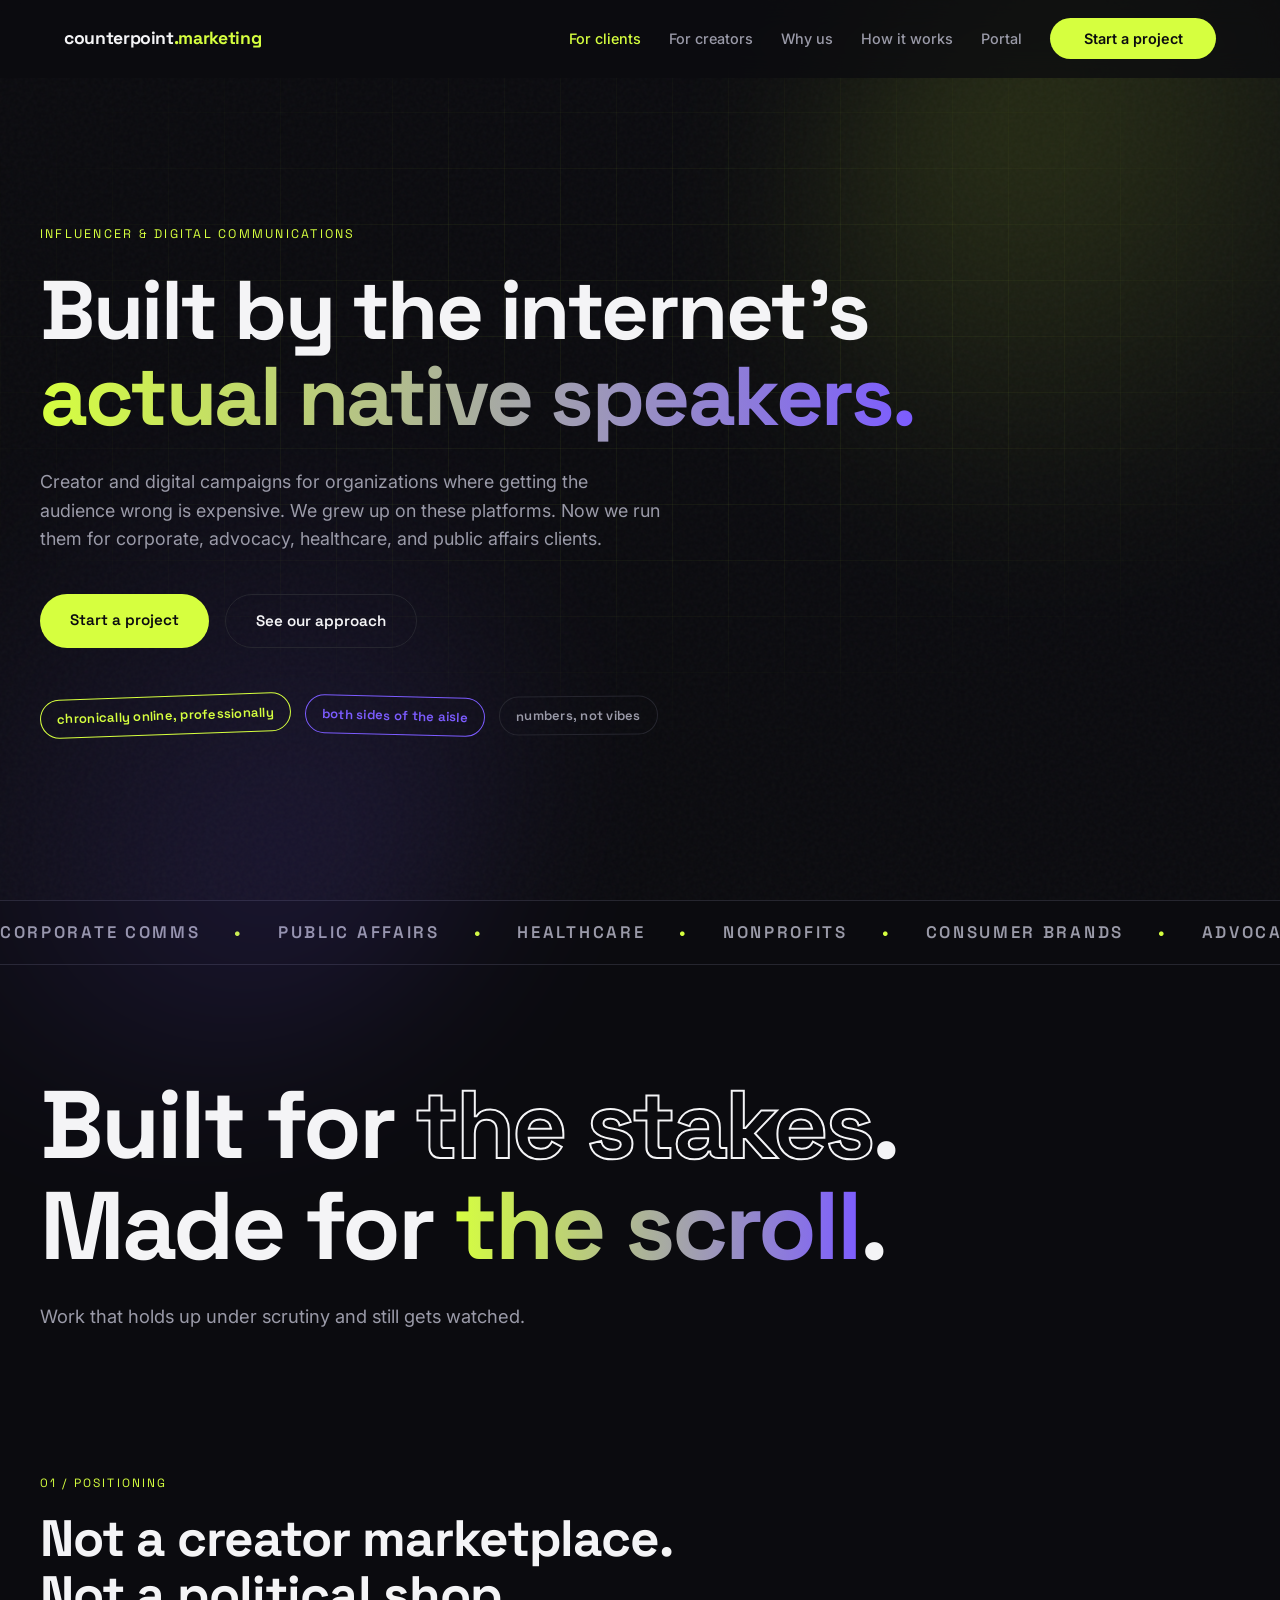
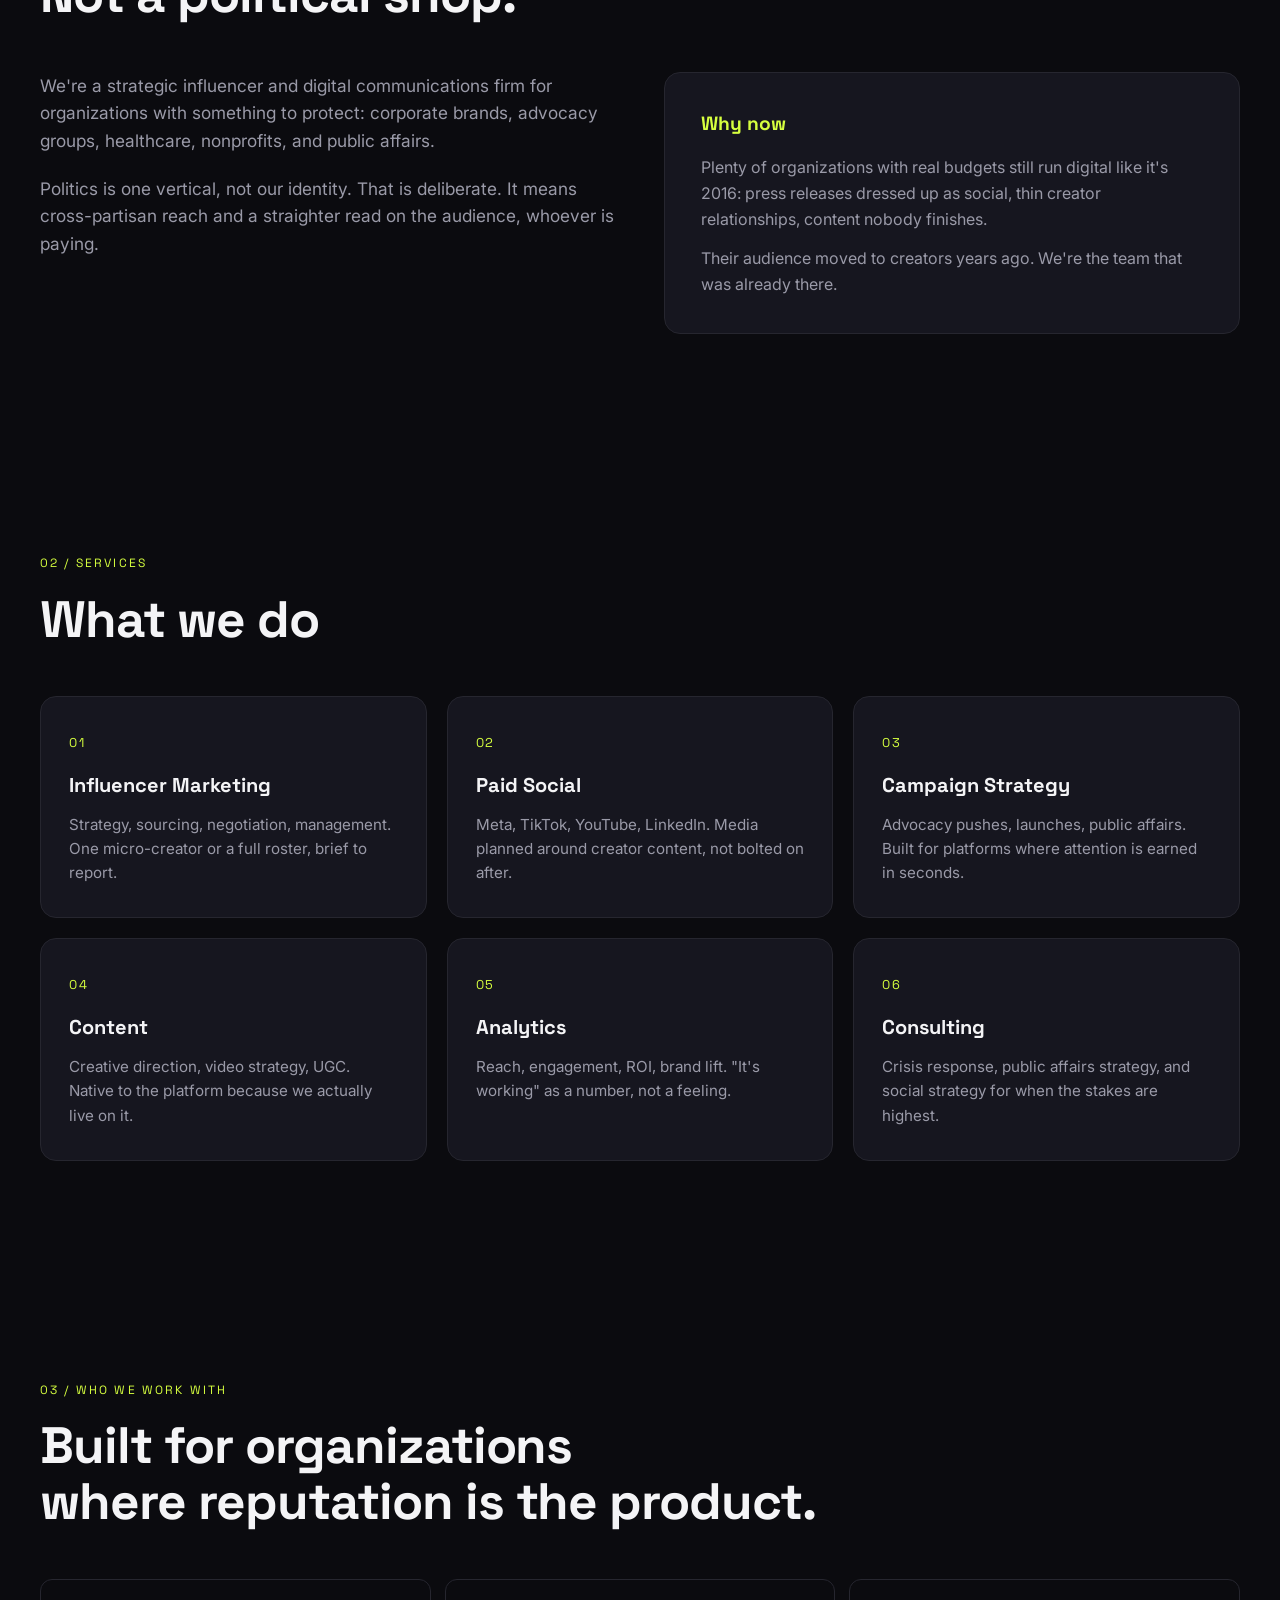
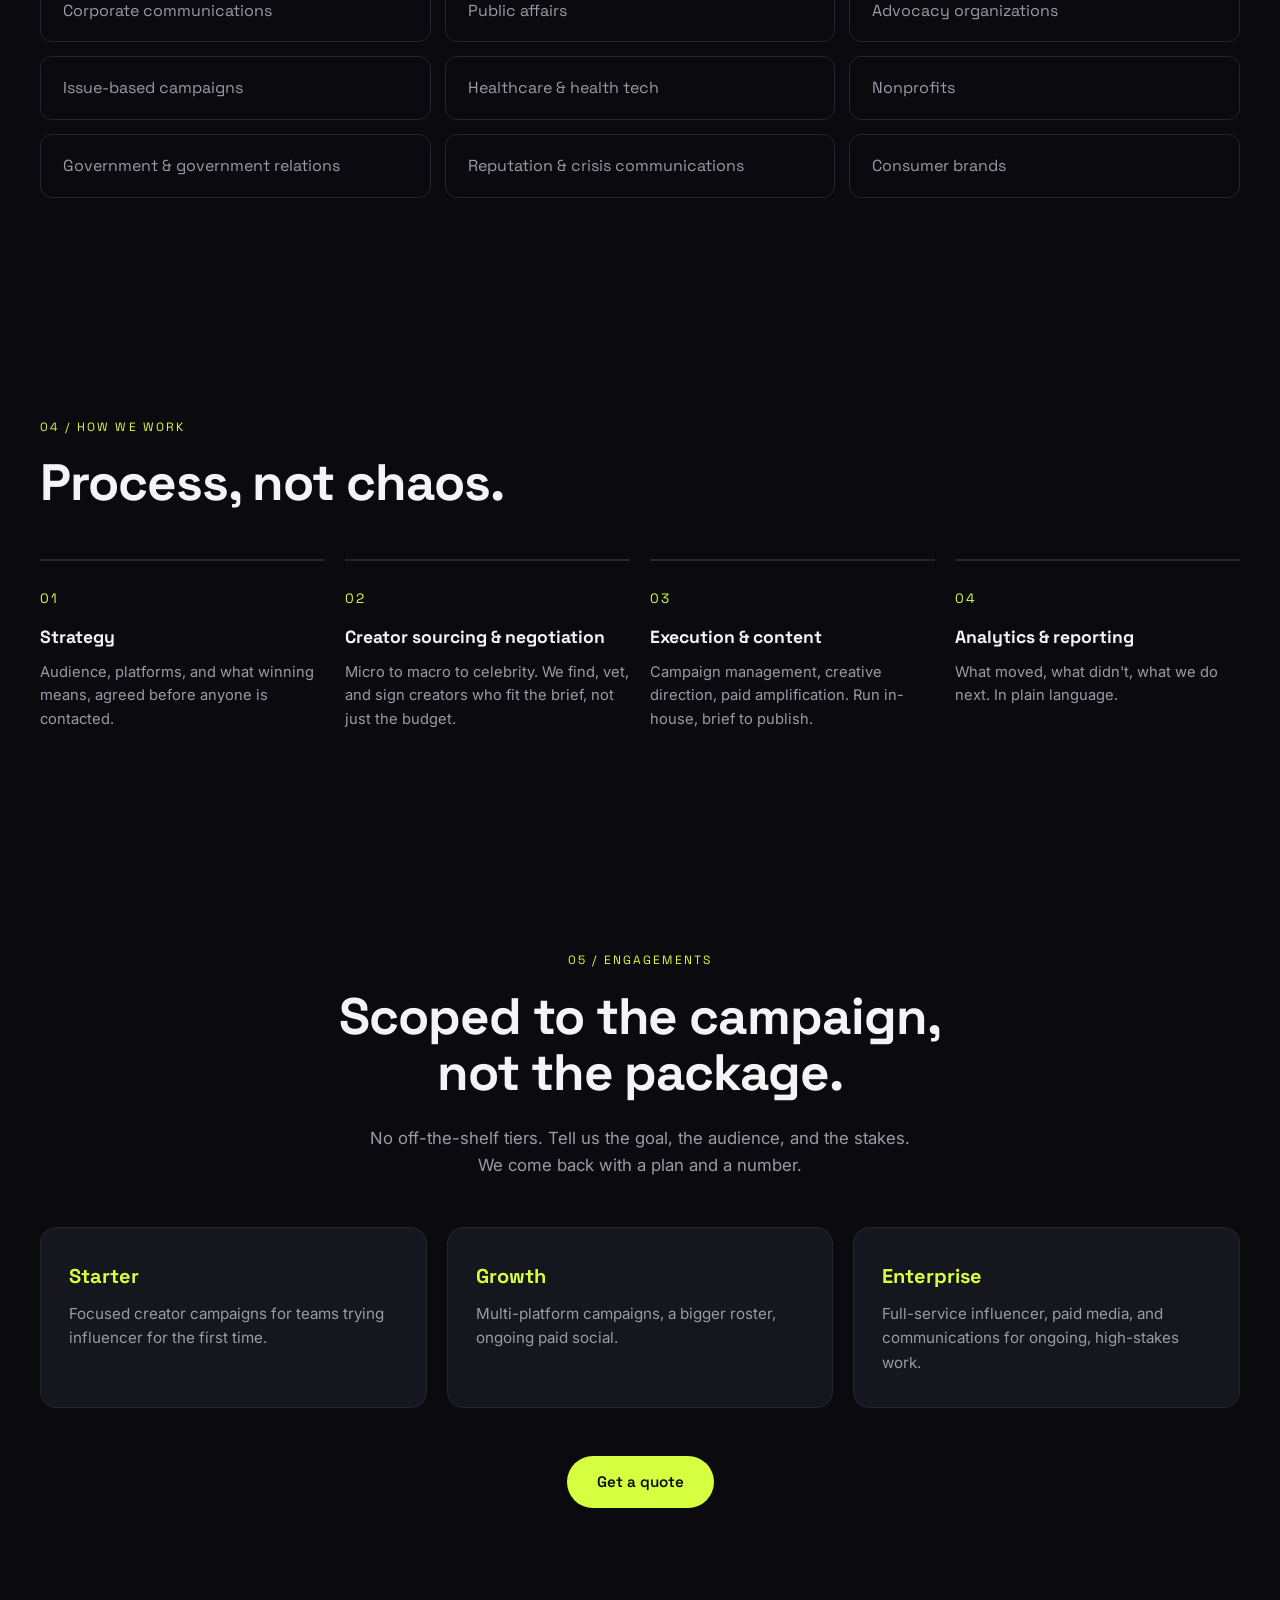
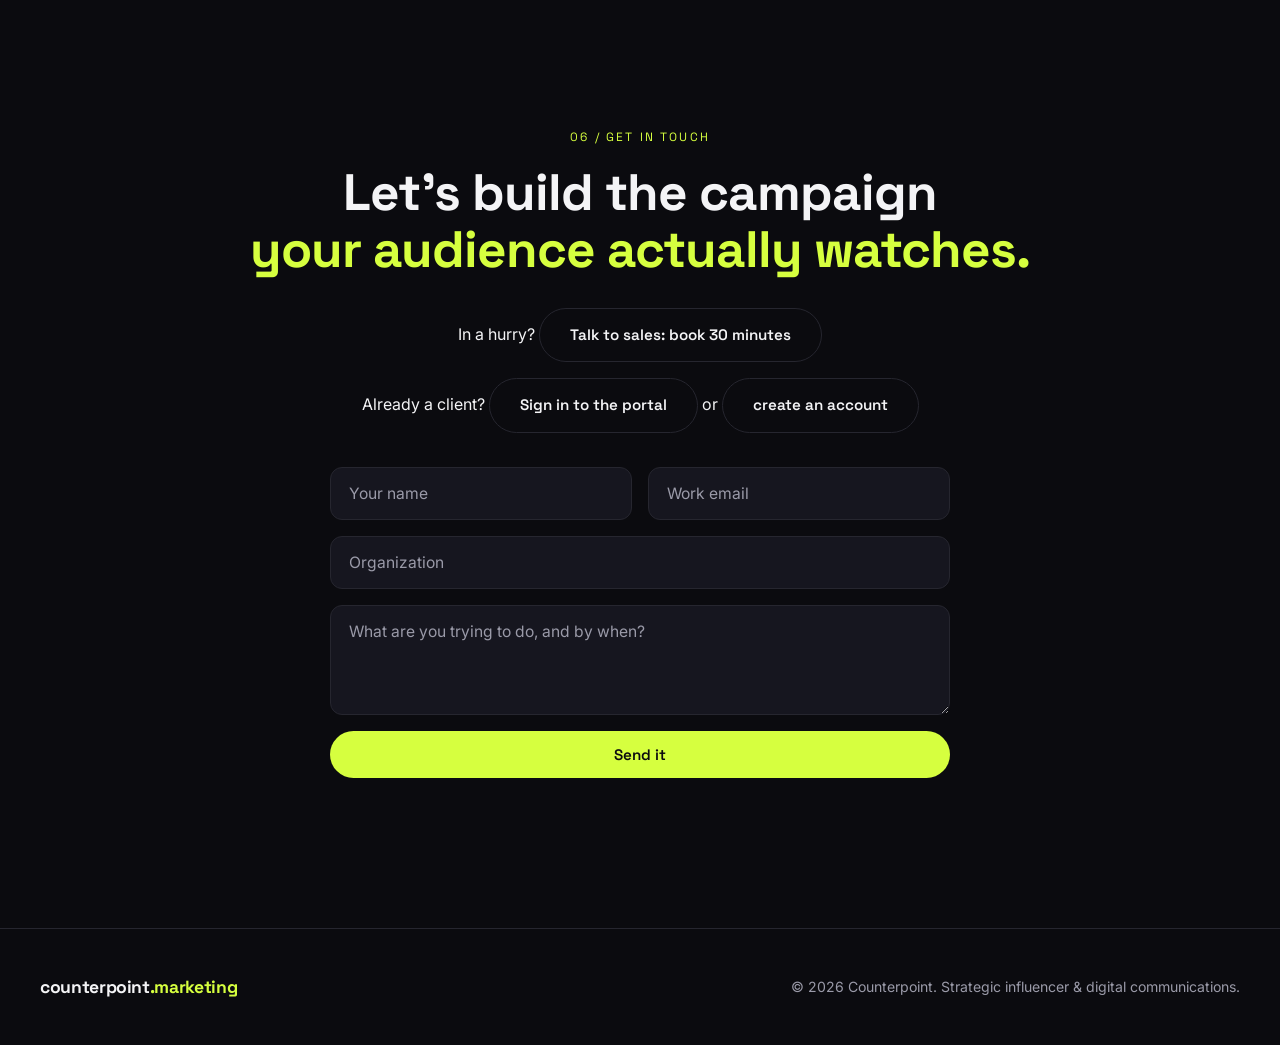
<file: index.html>
<!DOCTYPE html>
<html lang="en">
<head>
<meta charset="UTF-8">
<meta name="viewport" content="width=device-width, initial-scale=1.0">
<title>counterpoint.marketing | Strategic influencer &amp; digital agency</title>
<meta name="description" content="Strategic influencer and digital communications for organizations where reputation is on the line. Built by Gen Z, cross-partisan, run brief to report.">
<meta property="og:type" content="website">
<meta property="og:url" content="https://counterpoint.marketing/">
<meta property="og:title" content="counterpoint.marketing | Strategic influencer &amp; digital agency">
<meta property="og:description" content="Creator and digital campaigns for organizations where getting the audience wrong is expensive. Built by the internet's actual native speakers.">
<meta property="og:image" content="https://counterpoint.marketing/og-image.png">
<meta name="twitter:card" content="summary_large_image">
<link rel="icon" href="favicon.svg" type="image/svg+xml">
<link rel="icon" href="favicon.ico" sizes="32x32">
<link rel="apple-touch-icon" href="apple-touch-icon.png">
<link rel="preconnect" href="https://fonts.googleapis.com">
<link href="https://fonts.googleapis.com/css2?family=Space+Grotesk:wght@400;500;600;700&family=Inter:wght@400;500;600&display=swap" rel="stylesheet">
<link rel="stylesheet" href="style.css?v=9">
</head>
<body>

<div class="noise"></div>

<header class="nav" id="nav">
  <div class="nav-inner">
    <a href="#top" class="logo">counterpoint<span class="logo-dim">.marketing</span></a>
    <nav class="nav-links">
      <a href="index.html" class="active">For clients</a>
      <a href="creators.html">For creators</a>
      <a href="#approach">Why us</a>
      <a href="#process">How it works</a>
      <a href="portal/">Portal</a>
      <a href="#contact" class="nav-cta">Start a project</a>
    </nav>
    <button class="nav-toggle" id="navToggle" aria-label="Toggle menu">
      <span></span><span></span><span></span>
    </button>
  </div>
</header>

<main id="top">

  <div class="cursor-glow" id="cursorGlow" aria-hidden="true"></div>

  <section class="hero">
    <div class="hero-blob" aria-hidden="true"></div>
    <div class="hero-blob hero-blob-2" aria-hidden="true"></div>
    <div class="hero-inner">
      <p class="eyebrow">Influencer &amp; digital communications</p>
      <h1>Built by the internet's<br><span class="accent accent-animated">actual native speakers.</span></h1>
      <p class="hero-sub">Creator and digital campaigns for organizations where getting the audience wrong is expensive. We grew up on these platforms. Now we run them for corporate, advocacy, healthcare, and public affairs clients.</p>
      <div class="hero-actions">
        <a href="#contact" class="btn btn-primary">Start a project</a>
        <a href="#approach" class="btn btn-ghost">See our approach</a>
      </div>
      <div class="hero-chips" aria-hidden="true">
        <span class="chip chip-lime">chronically online, professionally</span>
        <span class="chip chip-purple">both sides of the aisle</span>
        <span class="chip chip-ghost">numbers, not vibes</span>
      </div>
    </div>
    <div class="hero-grid"></div>
  </section>

  <section class="marquee">
    <div class="marquee-track">
      <span>CORPORATE COMMS</span><span>•</span>
      <span>PUBLIC AFFAIRS</span><span>•</span>
      <span>HEALTHCARE</span><span>•</span>
      <span>NONPROFITS</span><span>•</span>
      <span>CONSUMER BRANDS</span><span>•</span>
      <span>ADVOCACY</span><span>•</span>
      <span>CRISIS COMMS</span><span>•</span>
      <span>CORPORATE COMMS</span><span>•</span>
      <span>PUBLIC AFFAIRS</span><span>•</span>
      <span>HEALTHCARE</span><span>•</span>
      <span>NONPROFITS</span><span>•</span>
      <span>CONSUMER BRANDS</span><span>•</span>
      <span>ADVOCACY</span><span>•</span>
      <span>CRISIS COMMS</span><span>•</span>
    </div>
  </section>

  <section class="statement">
    <div class="section-inner">
      <p class="statement-line">Built for <span class="outline">the stakes</span>.</p>
      <p class="statement-line">Made for <span class="accent accent-animated">the scroll</span>.</p>
      <p class="statement-sub">Work that holds up under scrutiny and still gets watched.</p>
    </div>
  </section>

  <section class="section" id="approach">
    <div class="section-inner">
      <p class="kicker">01 / Positioning</p>
      <h2>Not a creator marketplace.<br>Not a political shop.</h2>
      <div class="split">
        <div class="split-text">
          <p>We're a strategic influencer and digital communications firm for organizations with something to protect: corporate brands, advocacy groups, healthcare, nonprofits, and public affairs.</p>
          <p>Politics is one vertical, not our identity. That is deliberate. It means cross-partisan reach and a straighter read on the audience, whoever is paying.</p>
        </div>
        <div class="split-card">
          <h3>Why now</h3>
          <p>Plenty of organizations with real budgets still run digital like it's 2016: press releases dressed up as social, thin creator relationships, content nobody finishes.</p>
          <p>Their audience moved to creators years ago. We're the team that was already there.</p>
        </div>
      </div>
    </div>
  </section>

  <section class="section alt" id="services">
    <div class="section-inner">
      <p class="kicker">02 / Services</p>
      <h2>What we do</h2>
      <div class="cards">
        <div class="card">
          <span class="card-num">01</span>
          <h3>Influencer Marketing</h3>
          <p>Strategy, sourcing, negotiation, management. One micro-creator or a full roster, brief to report.</p>
        </div>
        <div class="card">
          <span class="card-num">02</span>
          <h3>Paid Social</h3>
          <p>Meta, TikTok, YouTube, LinkedIn. Media planned around creator content, not bolted on after.</p>
        </div>
        <div class="card">
          <span class="card-num">03</span>
          <h3>Campaign Strategy</h3>
          <p>Advocacy pushes, launches, public affairs. Built for platforms where attention is earned in seconds.</p>
        </div>
        <div class="card">
          <span class="card-num">04</span>
          <h3>Content</h3>
          <p>Creative direction, video strategy, UGC. Native to the platform because we actually live on it.</p>
        </div>
        <div class="card">
          <span class="card-num">05</span>
          <h3>Analytics</h3>
          <p>Reach, engagement, ROI, brand lift. "It's working" as a number, not a feeling.</p>
        </div>
        <div class="card">
          <span class="card-num">06</span>
          <h3>Consulting</h3>
          <p>Crisis response, public affairs strategy, and social strategy for when the stakes are highest.</p>
        </div>
      </div>
    </div>
  </section>

  <section class="section" id="markets">
    <div class="section-inner">
      <p class="kicker">03 / Who we work with</p>
      <h2>Built for organizations<br>where reputation is the product.</h2>
      <ul class="market-list">
        <li>Corporate communications</li>
        <li>Public affairs</li>
        <li>Advocacy organizations</li>
        <li>Issue-based campaigns</li>
        <li>Healthcare &amp; health tech</li>
        <li>Nonprofits</li>
        <li>Government &amp; government relations</li>
        <li>Reputation &amp; crisis communications</li>
        <li>Consumer brands</li>
      </ul>
    </div>
  </section>

  <section class="section alt" id="process">
    <div class="section-inner">
      <p class="kicker">04 / How we work</p>
      <h2>Process, not chaos.</h2>
      <div class="process">
        <div class="process-step">
          <span class="step-index">01</span>
          <h3>Strategy</h3>
          <p>Audience, platforms, and what winning means, agreed before anyone is contacted.</p>
        </div>
        <div class="process-step">
          <span class="step-index">02</span>
          <h3>Creator sourcing &amp; negotiation</h3>
          <p>Micro to macro to celebrity. We find, vet, and sign creators who fit the brief, not just the budget.</p>
        </div>
        <div class="process-step">
          <span class="step-index">03</span>
          <h3>Execution &amp; content</h3>
          <p>Campaign management, creative direction, paid amplification. Run in-house, brief to publish.</p>
        </div>
        <div class="process-step">
          <span class="step-index">04</span>
          <h3>Analytics &amp; reporting</h3>
          <p>What moved, what didn't, what we do next. In plain language.</p>
        </div>
      </div>
    </div>
  </section>

  <section class="section" id="pricing">
    <div class="section-inner center">
      <p class="kicker">05 / Engagements</p>
      <h2>Scoped to the campaign,<br>not the package.</h2>
      <p class="pricing-sub">No off-the-shelf tiers. Tell us the goal, the audience, and the stakes. We come back with a plan and a number.</p>
      <div class="tier-row">
        <div class="tier">
          <h3>Starter</h3>
          <p>Focused creator campaigns for teams trying influencer for the first time.</p>
        </div>
        <div class="tier">
          <h3>Growth</h3>
          <p>Multi-platform campaigns, a bigger roster, ongoing paid social.</p>
        </div>
        <div class="tier">
          <h3>Enterprise</h3>
          <p>Full-service influencer, paid media, and communications for ongoing, high-stakes work.</p>
        </div>
      </div>
      <a href="#contact" class="btn btn-primary">Get a quote</a>
    </div>
  </section>

  <section class="section contact" id="contact">
    <div class="section-inner center">
      <p class="kicker">06 / Get in touch</p>
      <h2>Let's build the campaign<br><span class="accent">your audience actually watches.</span></h2>
      <p class="contact-alt">In a hurry? <a class="btn btn-ghost" href="https://calendly.com/justin-counterpoint/30min" target="_blank" rel="noopener">Talk to sales: book 30 minutes</a></p>
      <p class="contact-alt">Already a client? <a class="btn btn-ghost" href="portal/">Sign in to the portal</a> or <a class="btn btn-ghost" href="portal/#client">create an account</a></p>
      <form class="contact-form" id="contactForm" action="https://formsubmit.co/justin@counterpoint.marketing" method="POST">
        <input type="hidden" name="_subject" value="New project inquiry - counterpoint.marketing">
        <input type="hidden" name="_next" value="https://counterpoint.marketing/?sent=1#contact">
        <input type="hidden" name="_captcha" value="false">
        <input type="text" name="_honey" style="display:none" tabindex="-1" autocomplete="off">
        <div class="form-row">
          <input type="text" name="name" placeholder="Your name" required>
          <input type="email" name="email" placeholder="Work email" required>
        </div>
        <input type="text" name="org" placeholder="Organization">
        <textarea name="message" rows="4" placeholder="What are you trying to do, and by when?" required></textarea>
        <button type="submit" class="btn btn-primary btn-wide">Send it</button>
      </form>
      <p class="form-note" id="formNote"></p>
    </div>
  </section>

</main>

<footer class="footer">
  <div class="footer-inner">
    <span class="logo">counterpoint<span class="logo-dim">.marketing</span></span>
    <p>&copy; <span id="year"></span> Counterpoint. Strategic influencer &amp; digital communications.</p>
  </div>
</footer>

<script src="script.js?v=3"></script>
<script>function initApollo(){var n=Math.random().toString(36).substring(7),o=document.createElement("script");
  o.src="https://assets.apollo.io/micro/website-tracker/tracker.iife.js?nocache="+n,o.async=!0,o.defer=!0,
  o.onload=function(){window.trackingFunctions.onLoad({appId:"6a5f9b4ef347ed002016b45a"})},
  document.head.appendChild(o)}initApollo();</script>
</body>
</html>
</file>
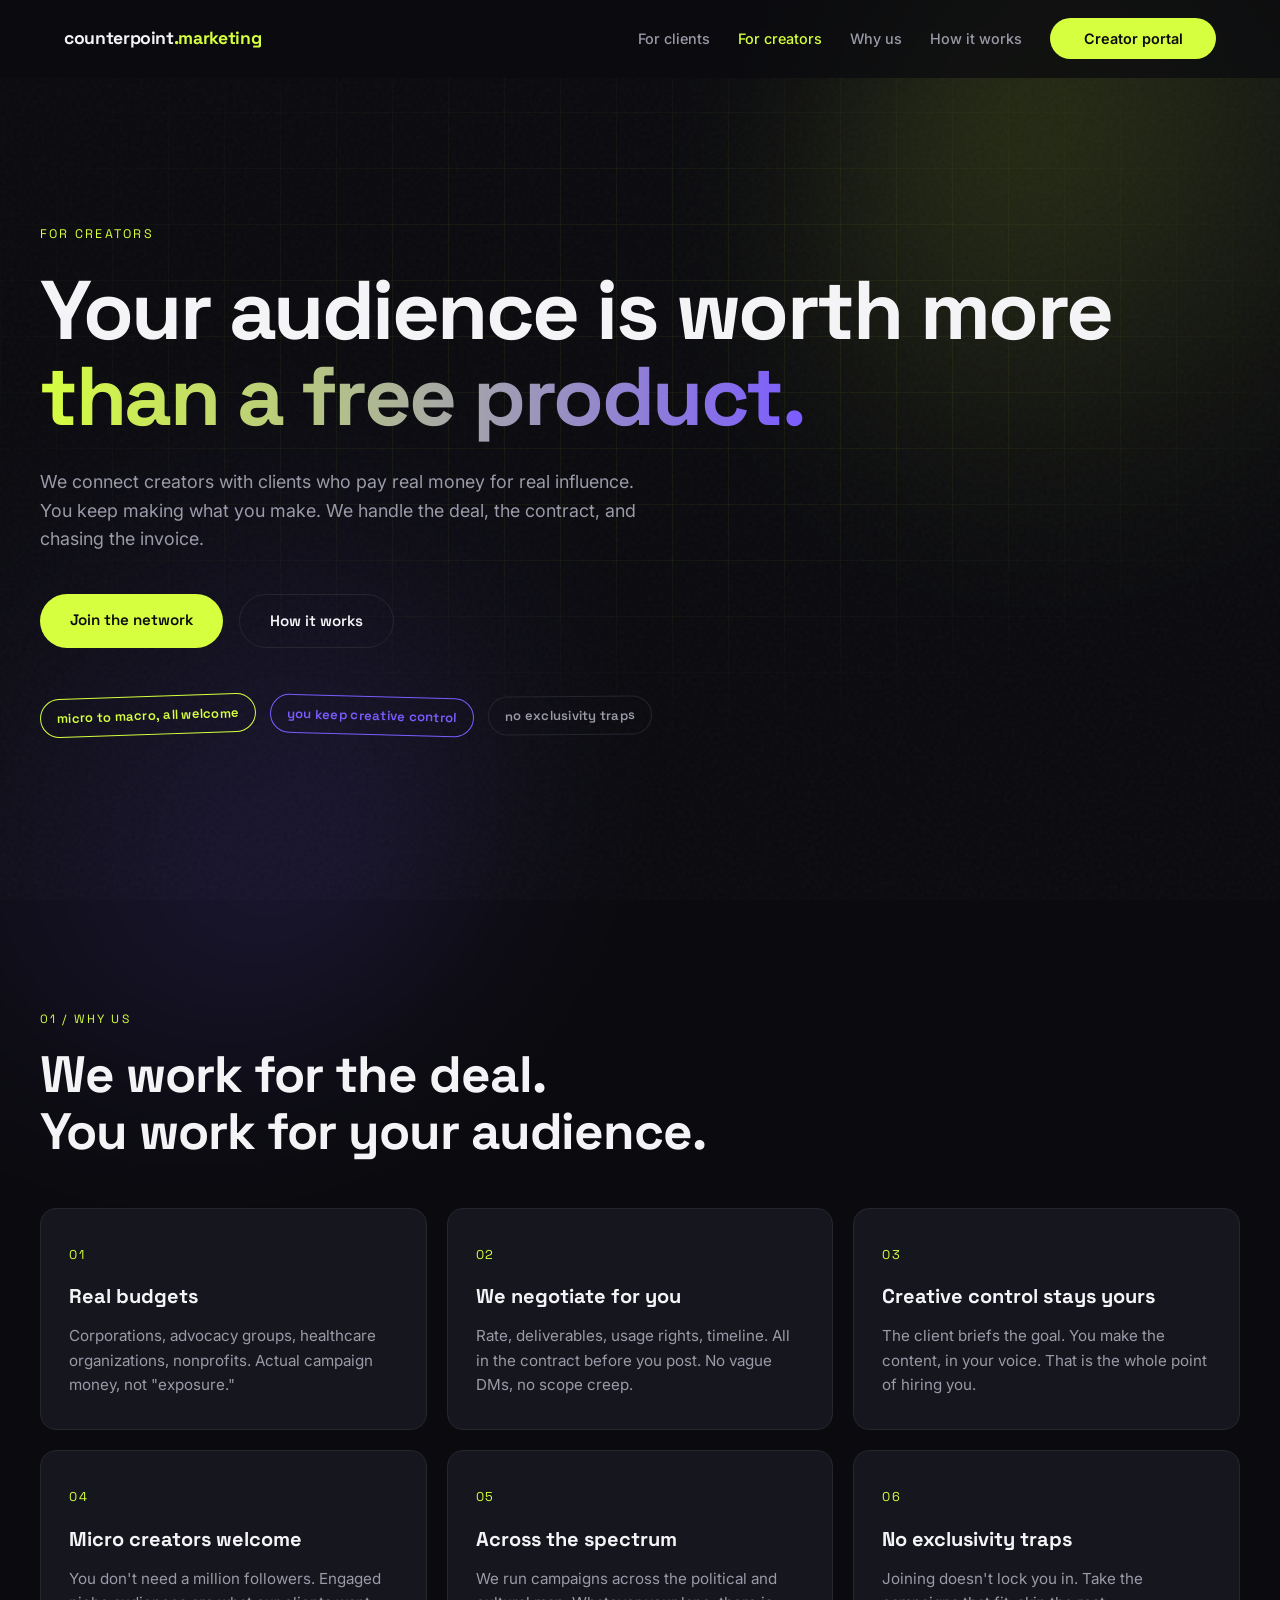
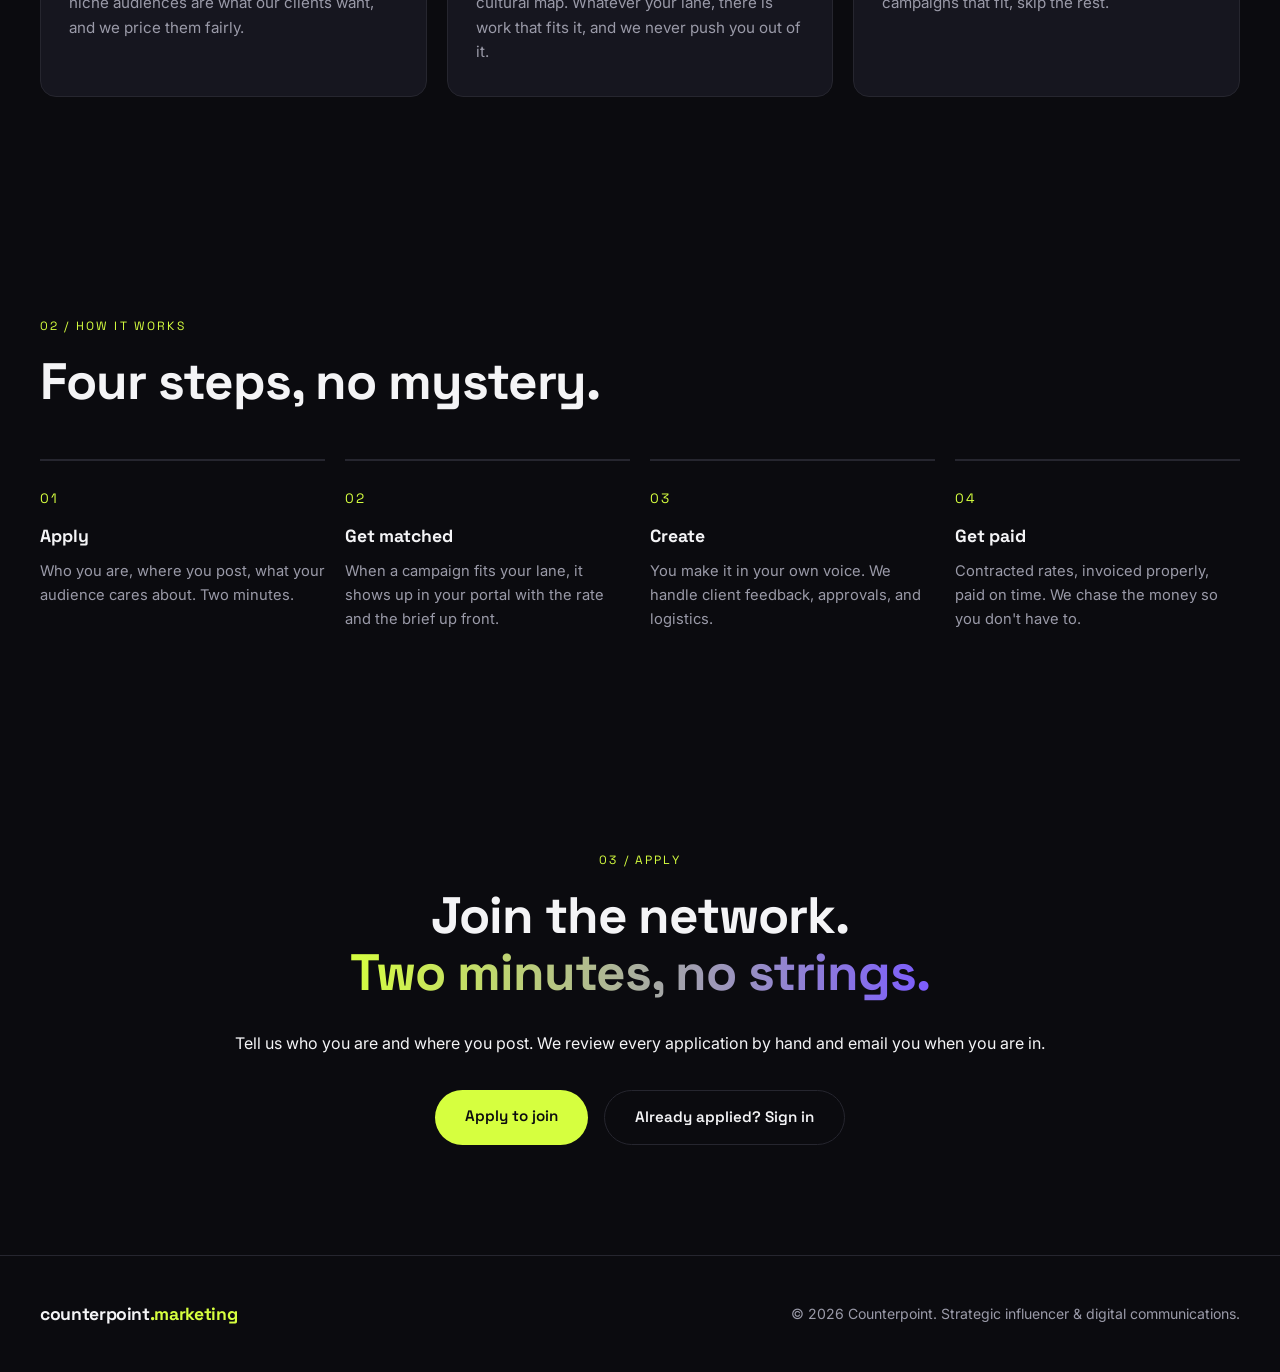
<file: creators.html>
<!DOCTYPE html>
<html lang="en">
<head>
<meta charset="UTF-8">
<meta name="viewport" content="width=device-width, initial-scale=1.0">
<title>For creators | counterpoint.marketing</title>
<meta name="description" content="Paid campaigns for creators from micro to macro. Real budgets, negotiated contracts, creative control, no exclusivity. Apply in two minutes.">
<meta property="og:type" content="website">
<meta property="og:url" content="https://counterpoint.marketing/creators.html">
<meta property="og:title" content="For creators | counterpoint.marketing">
<meta property="og:description" content="Paid campaigns for creators from micro to macro. Real budgets, negotiated contracts, creative control, no exclusivity.">
<meta property="og:image" content="https://counterpoint.marketing/og-image.png">
<meta name="twitter:card" content="summary_large_image">
<link rel="icon" href="favicon.svg" type="image/svg+xml">
<link rel="icon" href="favicon.ico" sizes="32x32">
<link rel="apple-touch-icon" href="apple-touch-icon.png">
<link rel="preconnect" href="https://fonts.googleapis.com">
<link href="https://fonts.googleapis.com/css2?family=Space+Grotesk:wght@400;500;600;700&family=Inter:wght@400;500;600&display=swap" rel="stylesheet">
<link rel="stylesheet" href="style.css?v=9">
</head>
<body>

<div class="noise"></div>

<header class="nav" id="nav">
  <div class="nav-inner">
    <a href="index.html" class="logo">counterpoint<span class="logo-dim">.marketing</span></a>
    <nav class="nav-links">
      <a href="index.html">For clients</a>
      <a href="creators.html" class="active">For creators</a>
      <a href="#why">Why us</a>
      <a href="#how">How it works</a>
      <a href="portal/" class="nav-cta">Creator portal</a>
    </nav>
    <button class="nav-toggle" id="navToggle" aria-label="Toggle menu">
      <span></span><span></span><span></span>
    </button>
  </div>
</header>

<main id="top">

  <div class="cursor-glow" id="cursorGlow" aria-hidden="true"></div>

  <section class="hero">
    <div class="hero-blob" aria-hidden="true"></div>
    <div class="hero-blob hero-blob-2" aria-hidden="true"></div>
    <div class="hero-inner">
      <p class="eyebrow">For creators</p>
      <h1>Your audience is worth more<br><span class="accent accent-animated">than a free product.</span></h1>
      <p class="hero-sub">We connect creators with clients who pay real money for real influence. You keep making what you make. We handle the deal, the contract, and chasing the invoice.</p>
      <div class="hero-actions">
        <a href="portal/#apply" class="btn btn-primary">Join the network</a>
        <a href="#how" class="btn btn-ghost">How it works</a>
      </div>
      <div class="hero-chips" aria-hidden="true">
        <span class="chip chip-lime">micro to macro, all welcome</span>
        <span class="chip chip-purple">you keep creative control</span>
        <span class="chip chip-ghost">no exclusivity traps</span>
      </div>
    </div>
    <div class="hero-grid"></div>
  </section>

  <section class="section" id="why">
    <div class="section-inner">
      <p class="kicker">01 / Why us</p>
      <h2>We work for the deal.<br>You work for your audience.</h2>
      <div class="cards">
        <div class="card">
          <span class="card-num">01</span>
          <h3>Real budgets</h3>
          <p>Corporations, advocacy groups, healthcare organizations, nonprofits. Actual campaign money, not "exposure."</p>
        </div>
        <div class="card">
          <span class="card-num">02</span>
          <h3>We negotiate for you</h3>
          <p>Rate, deliverables, usage rights, timeline. All in the contract before you post. No vague DMs, no scope creep.</p>
        </div>
        <div class="card">
          <span class="card-num">03</span>
          <h3>Creative control stays yours</h3>
          <p>The client briefs the goal. You make the content, in your voice. That is the whole point of hiring you.</p>
        </div>
        <div class="card">
          <span class="card-num">04</span>
          <h3>Micro creators welcome</h3>
          <p>You don't need a million followers. Engaged niche audiences are what our clients want, and we price them fairly.</p>
        </div>
        <div class="card">
          <span class="card-num">05</span>
          <h3>Across the spectrum</h3>
          <p>We run campaigns across the political and cultural map. Whatever your lane, there is work that fits it, and we never push you out of it.</p>
        </div>
        <div class="card">
          <span class="card-num">06</span>
          <h3>No exclusivity traps</h3>
          <p>Joining doesn't lock you in. Take the campaigns that fit, skip the rest.</p>
        </div>
      </div>
    </div>
  </section>

  <section class="section" id="how">
    <div class="section-inner">
      <p class="kicker">02 / How it works</p>
      <h2>Four steps, no mystery.</h2>
      <div class="process">
        <div class="process-step">
          <span class="step-index">01</span>
          <h3>Apply</h3>
          <p>Who you are, where you post, what your audience cares about. Two minutes.</p>
        </div>
        <div class="process-step">
          <span class="step-index">02</span>
          <h3>Get matched</h3>
          <p>When a campaign fits your lane, it shows up in your portal with the rate and the brief up front.</p>
        </div>
        <div class="process-step">
          <span class="step-index">03</span>
          <h3>Create</h3>
          <p>You make it in your own voice. We handle client feedback, approvals, and logistics.</p>
        </div>
        <div class="process-step">
          <span class="step-index">04</span>
          <h3>Get paid</h3>
          <p>Contracted rates, invoiced properly, paid on time. We chase the money so you don't have to.</p>
        </div>
      </div>
    </div>
  </section>

  <section class="section contact" id="apply">
    <div class="section-inner center">
      <p class="kicker">03 / Apply</p>
      <h2>Join the network.<br><span class="accent accent-animated">Two minutes, no strings.</span></h2>
      <p class="contact-alt">Tell us who you are and where you post. We review every application by hand and email you when you are in.</p>
      <div class="hero-actions" style="justify-content:center">
        <a class="btn btn-primary" href="portal/#apply">Apply to join</a>
        <a class="btn btn-ghost" href="portal/">Already applied? Sign in</a>
      </div>
    </div>
  </section>

</main>

<footer class="footer">
  <div class="footer-inner">
    <span class="logo">counterpoint<span class="logo-dim">.marketing</span></span>
    <p>&copy; <span id="year"></span> Counterpoint. Strategic influencer &amp; digital communications.</p>
  </div>
</footer>

<script src="script.js?v=3"></script>
<script>function initApollo(){var n=Math.random().toString(36).substring(7),o=document.createElement("script");
  o.src="https://assets.apollo.io/micro/website-tracker/tracker.iife.js?nocache="+n,o.async=!0,o.defer=!0,
  o.onload=function(){window.trackingFunctions.onLoad({appId:"6a5f9b4ef347ed002016b45a"})},
  document.head.appendChild(o)}initApollo();</script>
</body>
</html>
</file>
<file: style.css>
:root {
  --bg: #0b0b0f;
  --bg-alt: #111118;
  --surface: #16161f;
  --text: #f4f4f6;
  --text-dim: #9a9aa8;
  --accent: #d6ff3f;
  --accent-2: #7c5cff;
  --border: #26262f;
  --radius: 16px;
  --font-display: "Space Grotesk", sans-serif;
  --font-body: "Inter", sans-serif;
}

* { margin: 0; padding: 0; box-sizing: border-box; }

html { scroll-behavior: smooth; }

body {
  background: var(--bg);
  color: var(--text);
  font-family: var(--font-body);
  line-height: 1.6;
  overflow-x: hidden;
}

::selection {
  background: var(--accent);
  color: var(--bg);
}

.cursor-glow {
  position: fixed;
  width: 600px;
  height: 600px;
  border-radius: 50%;
  pointer-events: none;
  z-index: 50;
  mix-blend-mode: screen;
  background: radial-gradient(circle, rgba(214, 255, 63, 0.07) 0%, transparent 60%);
  transform: translate(-50%, -50%);
  transition: opacity 0.3s;
  opacity: 0;
}

.noise {
  position: fixed;
  inset: 0;
  pointer-events: none;
  opacity: 0.035;
  z-index: 1;
  background-image: url("data:image/svg+xml,%3Csvg viewBox='0 0 256 256' xmlns='http://www.w3.org/2000/svg'%3E%3Cfilter id='n'%3E%3CfeTurbulence type='fractalNoise' baseFrequency='0.9' numOctaves='2'/%3E%3C/filter%3E%3Crect width='100%25' height='100%25' filter='url(%23n)'/%3E%3C/svg%3E");
}

/* ---------- Nav ---------- */

.nav {
  position: fixed;
  top: 0; left: 0; right: 0;
  z-index: 100;
  backdrop-filter: blur(14px);
  background: rgba(11, 11, 15, 0.75);
  border-bottom: 1px solid transparent;
  transition: border-color 0.3s;
}
.nav.scrolled { border-bottom-color: var(--border); }

.nav-inner {
  max-width: 1200px;
  margin: 0 auto;
  padding: 18px 24px;
  display: flex;
  align-items: center;
  justify-content: space-between;
  gap: 32px;
}

.logo {
  white-space: nowrap;
  font-family: var(--font-display);
  font-weight: 700;
  font-size: 1.1rem;
  color: var(--text);
  text-decoration: none;
  letter-spacing: -0.02em;
}
.logo-dim { color: var(--accent); }

.nav-links {
  display: flex;
  align-items: center;
  gap: 28px;
}
.nav-links a {
  color: var(--text-dim);
  text-decoration: none;
  font-size: 0.9rem;
  font-weight: 500;
  transition: color 0.2s;
}
.nav-links a:hover { color: var(--text); }
.nav-links a.active { color: var(--accent); }

.nav-cta {
  color: var(--bg) !important;
  background: var(--accent);
  padding: 9px 18px;
  border-radius: 999px;
  font-weight: 600 !important;
  transition: transform 0.2s, background 0.2s;
  min-width: 11.5em;
  text-align: center;
  box-sizing: border-box;
}
.nav-cta:hover { transform: translateY(-1px); }

.nav-toggle {
  display: none;
  flex-direction: column;
  gap: 5px;
  background: none;
  border: none;
  cursor: pointer;
  padding: 6px;
}
.nav-toggle span {
  width: 22px;
  height: 2px;
  background: var(--text);
  transition: transform 0.25s, opacity 0.25s;
}

/* ---------- Hero ---------- */

.hero {
  position: relative;
  min-height: 100vh;
  display: flex;
  align-items: center;
  padding: 140px 24px 80px;
}

.hero-blob {
  position: absolute;
  width: 55vw;
  height: 55vw;
  max-width: 800px;
  max-height: 800px;
  border-radius: 50%;
  filter: blur(90px);
  opacity: 0.16;
  background: radial-gradient(circle at 30% 30%, var(--accent), transparent 65%);
  top: -12%;
  right: -18%;
  animation: blob-drift 16s ease-in-out infinite alternate;
  pointer-events: none;
}
.hero-blob-2 {
  background: radial-gradient(circle at 70% 70%, var(--accent-2), transparent 65%);
  top: auto;
  right: auto;
  bottom: -20%;
  left: -15%;
  animation-duration: 22s;
  animation-delay: -8s;
}
@keyframes blob-drift {
  from { transform: translate(0, 0) scale(1); }
  to { transform: translate(-6%, 8%) scale(1.15); }
}

.hero-grid {
  position: absolute;
  inset: 0;
  background-image:
    linear-gradient(rgba(214, 255, 63, 0.05) 1px, transparent 1px),
    linear-gradient(90deg, rgba(214, 255, 63, 0.05) 1px, transparent 1px);
  background-size: 56px 56px;
  mask-image: radial-gradient(ellipse 80% 60% at 50% 40%, black 30%, transparent 75%);
  -webkit-mask-image: radial-gradient(ellipse 80% 60% at 50% 40%, black 30%, transparent 75%);
}

.hero-inner {
  position: relative;
  z-index: 2;
  max-width: 1200px;
  margin: 0 auto;
  width: 100%;
}

.eyebrow {
  font-family: var(--font-display);
  text-transform: uppercase;
  letter-spacing: 0.18em;
  font-size: 0.78rem;
  color: var(--accent);
  margin-bottom: 22px;
}

.hero h1 {
  font-family: var(--font-display);
  font-size: clamp(2.6rem, 7vw, 5.2rem);
  line-height: 1.04;
  letter-spacing: -0.03em;
  font-weight: 700;
  margin-bottom: 28px;
}

.accent {
  color: var(--accent);
}

.accent-animated {
  background: linear-gradient(90deg, var(--accent), var(--accent-2), var(--accent));
  background-size: 200% auto;
  -webkit-background-clip: text;
  background-clip: text;
  -webkit-text-fill-color: transparent;
  color: transparent;
  animation: gradient-slide 6s linear infinite;
}
@keyframes gradient-slide {
  to { background-position: 200% center; }
}

.hero-chips {
  display: flex;
  gap: 14px;
  flex-wrap: wrap;
  margin-top: 48px;
}
.chip {
  font-family: var(--font-display);
  font-size: 0.82rem;
  font-weight: 600;
  letter-spacing: 0.02em;
  padding: 8px 16px;
  border-radius: 999px;
  border: 1px solid var(--border);
  color: var(--text-dim);
  transition: transform 0.25s;
}
.chip-lime { border-color: var(--accent); color: var(--accent); transform: rotate(-2deg); }
.chip-purple { border-color: var(--accent-2); color: var(--accent-2); transform: rotate(1.5deg); }
.chip-ghost { transform: rotate(-0.5deg); }
.chip:hover { transform: rotate(0deg) scale(1.06); }

/* ---------- Statement band ---------- */

.statement {
  padding: 110px 24px 32px;
  position: relative;
  z-index: 2;
  overflow: hidden;
}
.statement-line {
  font-family: var(--font-display);
  font-weight: 700;
  font-size: clamp(2.6rem, 8vw, 6rem);
  line-height: 1.05;
  letter-spacing: -0.03em;
}
.statement .outline {
  color: transparent;
  -webkit-text-stroke: 2px var(--text);
}
.statement-sub {
  margin-top: 26px;
  color: var(--text-dim);
  font-size: 1.15rem;
  max-width: 560px;
}

.hero-sub {
  max-width: 620px;
  color: var(--text-dim);
  font-size: 1.12rem;
  margin-bottom: 40px;
}

.hero-actions { display: flex; gap: 16px; flex-wrap: wrap; }

.btn {
  font-family: var(--font-display);
  font-weight: 600;
  font-size: 0.95rem;
  text-decoration: none;
  padding: 14px 30px;
  border-radius: 999px;
  border: none;
  cursor: pointer;
  transition: transform 0.2s, background 0.2s, border-color 0.2s;
  display: inline-block;
}
.btn-primary {
  background: var(--accent);
  color: var(--bg);
}
.btn-primary:hover {
  transform: translateY(-2px) scale(1.03);
  box-shadow: 0 0 32px rgba(214, 255, 63, 0.45);
}
.btn-ghost {
  border: 1px solid var(--border);
  color: var(--text);
  background: transparent;
}
.btn-ghost:hover { border-color: var(--accent); }
.btn-wide { width: 100%; }

/* ---------- Marquee ---------- */

.marquee {
  border-top: 1px solid var(--border);
  border-bottom: 1px solid var(--border);
  overflow: hidden;
  padding: 18px 0;
}
.marquee-track {
  display: flex;
  gap: 34px;
  white-space: nowrap;
  animation: scroll 30s linear infinite;
  font-family: var(--font-display);
  font-size: 1.05rem;
  font-weight: 600;
  letter-spacing: 0.16em;
  color: var(--text-dim);
  width: max-content;
}
.marquee:hover .marquee-track { animation-play-state: paused; }
.marquee-track span:nth-child(even) { color: var(--accent); }
@keyframes scroll {
  from { transform: translateX(0); }
  to { transform: translateX(-50%); }
}

/* ---------- Sections ---------- */

.section { padding: 110px 24px; position: relative; z-index: 2; }
.section.alt { background: transparent; }

.section-inner { max-width: 1200px; margin: 0 auto; }
.section-inner.center { text-align: center; }

.kicker {
  font-family: var(--font-display);
  text-transform: uppercase;
  letter-spacing: 0.18em;
  font-size: 0.75rem;
  color: var(--accent);
  margin-bottom: 18px;
}

.section h2 {
  font-family: var(--font-display);
  font-size: clamp(1.9rem, 4.5vw, 3.2rem);
  line-height: 1.1;
  letter-spacing: -0.02em;
  margin-bottom: 48px;
}

/* Approach */

.split {
  display: grid;
  grid-template-columns: 1fr 1fr;
  gap: 48px;
  align-items: start;
}
.split-text p {
  color: var(--text-dim);
  font-size: 1.08rem;
  margin-bottom: 20px;
}
.split-card {
  background: var(--surface);
  border: 1px solid var(--border);
  border-radius: var(--radius);
  padding: 36px;
}
.split-card h3 {
  font-family: var(--font-display);
  font-size: 1.2rem;
  margin-bottom: 16px;
  color: var(--accent);
}
.split-card p { color: var(--text-dim); margin-bottom: 14px; }
.split-card p:last-child { margin-bottom: 0; }

/* Services cards */

.cards {
  display: grid;
  grid-template-columns: repeat(3, 1fr);
  gap: 20px;
}
.card {
  background: var(--surface);
  border: 1px solid var(--border);
  border-radius: var(--radius);
  padding: 32px 28px;
  transition: transform 0.25s, border-color 0.25s;
}
.card:hover {
  transform: translateY(-6px) rotate(-0.6deg);
  border-color: var(--accent);
  box-shadow: 0 12px 40px rgba(214, 255, 63, 0.12);
}
.card-num {
  font-family: var(--font-display);
  color: var(--accent);
  font-size: 0.8rem;
  letter-spacing: 0.14em;
}
.card h3 {
  font-family: var(--font-display);
  font-size: 1.25rem;
  margin: 14px 0 12px;
}
.card p { color: var(--text-dim); font-size: 0.95rem; }

/* Markets */

.market-list {
  list-style: none;
  display: grid;
  grid-template-columns: repeat(3, 1fr);
  gap: 14px;
}
.market-list li {
  border: 1px solid var(--border);
  border-radius: 12px;
  padding: 18px 22px;
  font-family: var(--font-display);
  font-size: 1rem;
  transition: border-color 0.2s, color 0.2s;
  color: var(--text-dim);
}
.market-list li:hover {
  border-color: var(--accent);
  color: var(--text);
}

/* Process */

.process {
  display: grid;
  grid-template-columns: repeat(4, 1fr);
  gap: 20px;
}
.process-step {
  border-top: 2px solid var(--border);
  padding-top: 24px;
  transition: border-color 0.25s;
}
.process-step:hover { border-top-color: var(--accent); }
.step-index {
  font-family: var(--font-display);
  color: var(--accent);
  font-size: 0.85rem;
  letter-spacing: 0.14em;
}
.process-step h3 {
  font-family: var(--font-display);
  font-size: 1.1rem;
  margin: 12px 0 10px;
}
.process-step p { color: var(--text-dim); font-size: 0.92rem; }

/* Pricing */

.pricing-sub {
  color: var(--text-dim);
  max-width: 560px;
  margin: -24px auto 48px;
  font-size: 1.05rem;
}
.tier-row {
  display: grid;
  grid-template-columns: repeat(3, 1fr);
  gap: 20px;
  margin-bottom: 48px;
  text-align: left;
}
.tier {
  background: var(--surface);
  border: 1px solid var(--border);
  border-radius: var(--radius);
  padding: 32px 28px;
  transition: border-color 0.25s, transform 0.25s;
}
.tier:hover { border-color: var(--accent-2); transform: translateY(-4px); }
.tier h3 {
  font-family: var(--font-display);
  font-size: 1.25rem;
  margin-bottom: 10px;
  color: var(--accent);
}
.tier p { color: var(--text-dim); font-size: 0.95rem; }

/* Contact */

.contact-alt { margin: -18px 0 34px; }

.contact-form {
  max-width: 620px;
  margin: 0 auto;
  display: flex;
  flex-direction: column;
  gap: 16px;
  text-align: left;
}
.form-row {
  display: grid;
  grid-template-columns: 1fr 1fr;
  gap: 16px;
}
.contact-form input,
.contact-form textarea {
  background: var(--surface);
  border: 1px solid var(--border);
  border-radius: 12px;
  padding: 16px 18px;
  color: var(--text);
  font-family: var(--font-body);
  font-size: 0.98rem;
  width: 100%;
  resize: vertical;
  transition: border-color 0.2s;
}
.contact-form input:focus,
.contact-form textarea:focus {
  outline: none;
  border-color: var(--accent);
}
.contact-form ::placeholder { color: var(--text-dim); }

.form-note {
  margin-top: 18px;
  color: var(--accent);
  font-weight: 500;
  min-height: 1.4em;
}

/* Footer */

.footer {
  border-top: 1px solid var(--border);
  padding: 44px 24px;
}
.footer-inner {
  max-width: 1200px;
  margin: 0 auto;
  display: flex;
  justify-content: space-between;
  align-items: center;
  gap: 16px;
  flex-wrap: wrap;
}
.footer p { color: var(--text-dim); font-size: 0.88rem; }

/* Reveal animation */

.reveal {
  opacity: 0;
  transform: translateY(28px);
  transition: opacity 0.7s ease, transform 0.7s ease;
}
.reveal.visible {
  opacity: 1;
  transform: translateY(0);
}

/* ---------- Responsive ---------- */

@media (max-width: 900px) {
  .nav-links {
    position: fixed;
    top: 62px;
    right: 0;
    left: 0;
    flex-direction: column;
    background: var(--bg-alt);
    border-bottom: 1px solid var(--border);
    padding: 24px;
    gap: 18px;
    display: none;
  }
  .nav-links.open { display: flex; }
  .nav-toggle { display: flex; }
  .cards { grid-template-columns: repeat(2, 1fr); }
  .process { grid-template-columns: repeat(2, 1fr); }
  .market-list { grid-template-columns: repeat(2, 1fr); }
  .tier-row { grid-template-columns: 1fr; }
  .split { grid-template-columns: 1fr; }
}

@media (max-width: 640px) {
  .cards { grid-template-columns: 1fr; }
  .process { grid-template-columns: 1fr; }
  .market-list { grid-template-columns: 1fr; }
  .form-row { grid-template-columns: 1fr; }
  .section { padding: 80px 20px; }
}
</file>
